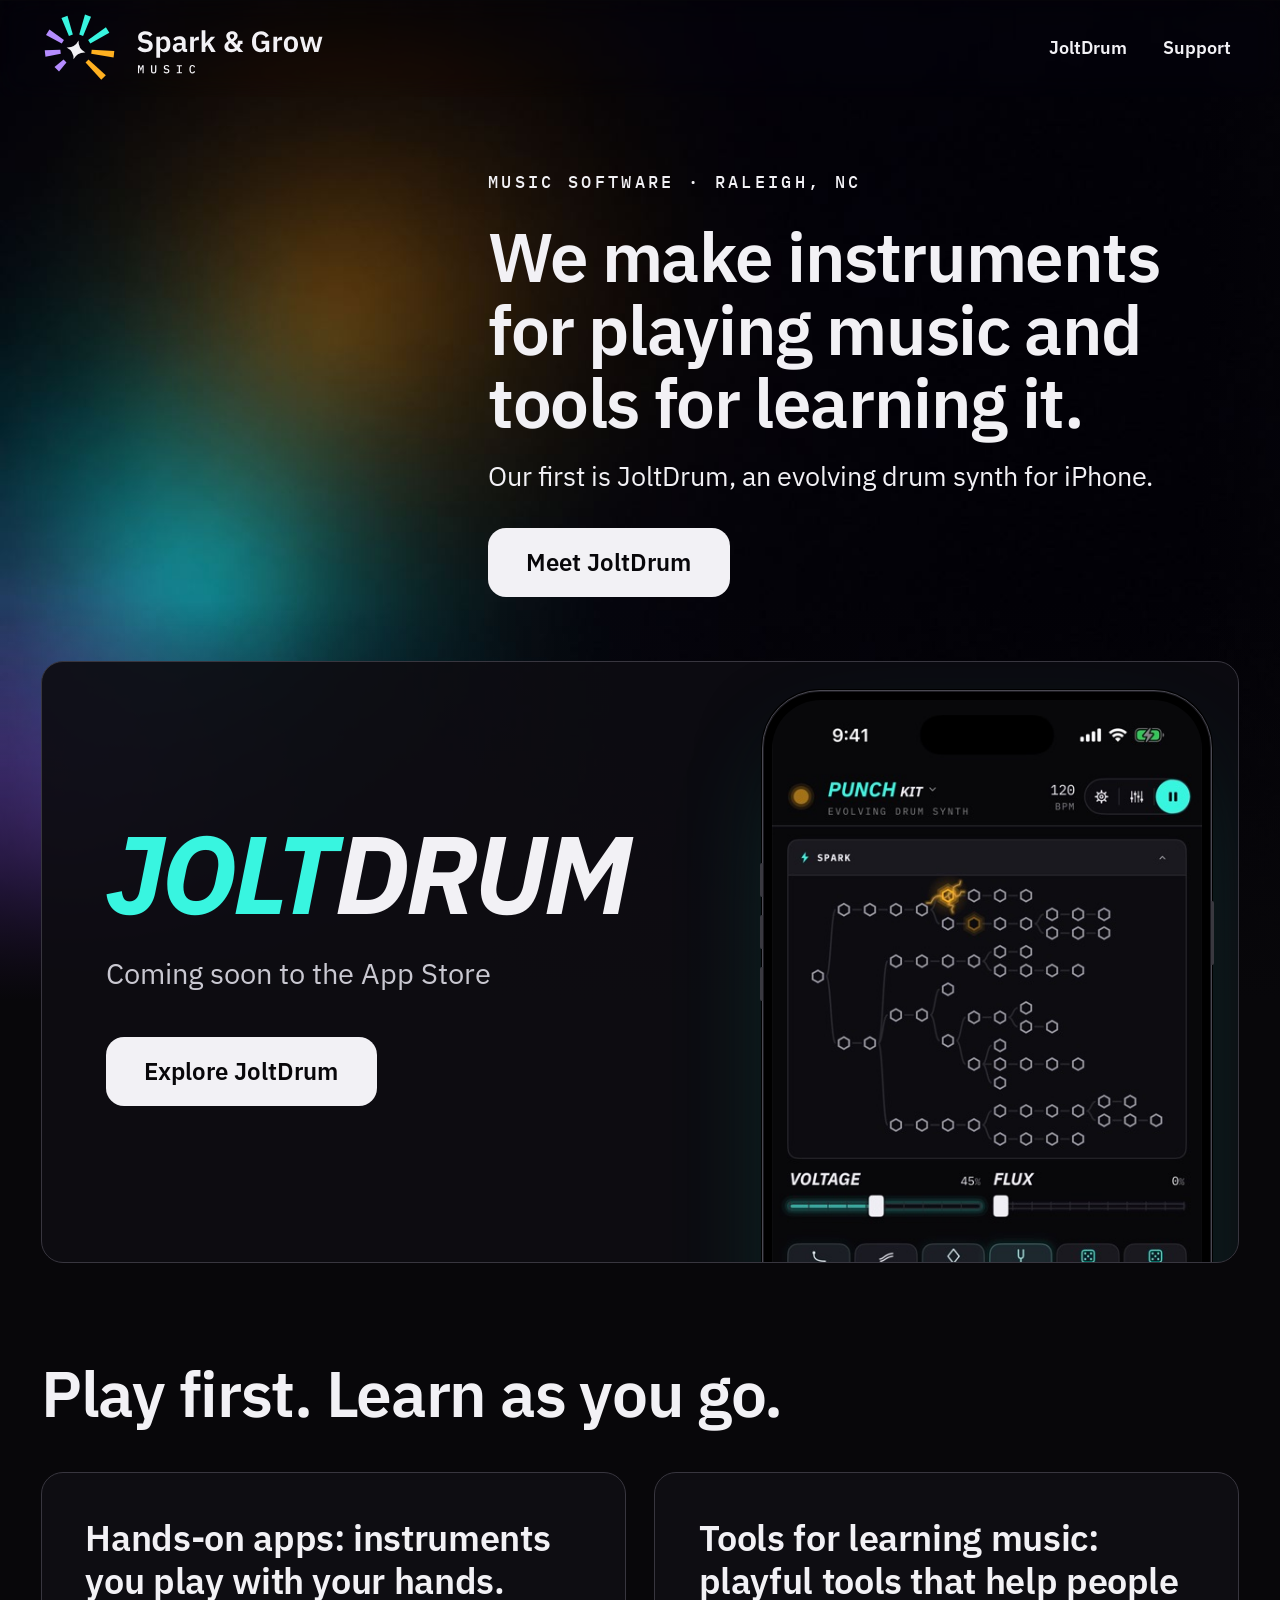
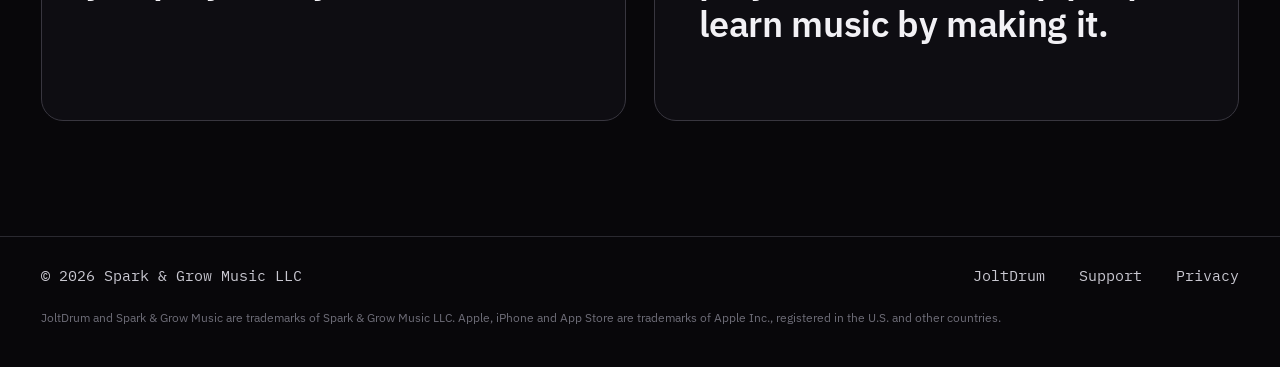
<file: index.html>
<!doctype html>
<html lang="en">
<head>
<meta charset="utf-8">
<meta name="viewport" content="width=device-width, initial-scale=1, viewport-fit=cover">
<title>Spark &amp; Grow Music</title>
<meta name="description" content="Spark &amp; Grow Music makes instruments for playing music and tools for learning it. Our first is JoltDrum, an evolving drum synth for iPhone.">
<link rel="canonical" href="https://sparkandgrowmusic.com/">
<meta name="robots" content="noai, noimageai">
<meta name="theme-color" content="#08070A">
<meta name="color-scheme" content="dark">
<link rel="icon" type="image/svg+xml" href="/assets/icons/sparkgrow.svg?v=2">
<link rel="icon" type="image/png" sizes="32x32" href="/assets/icons/sparkgrow-32.png?v=2">
<link rel="apple-touch-icon" href="/assets/icons/sparkgrow-180.png?v=2">
<meta property="og:type" content="website">
<meta property="og:site_name" content="Spark &amp; Grow Music">
<meta property="og:title" content="Spark &amp; Grow Music">
<meta property="og:description" content="Instruments for playing music and tools for learning it.">
<meta property="og:url" content="https://sparkandgrowmusic.com/">
<meta property="og:image" content="https://sparkandgrowmusic.com/assets/og-sparkgrow.jpg">
<meta property="og:image:width" content="1200">
<meta property="og:image:height" content="630">
<meta property="og:image:alt" content="Spark &amp; Grow Music">
<meta name="twitter:card" content="summary_large_image">
<meta name="twitter:title" content="Spark &amp; Grow Music">
<meta name="twitter:description" content="Instruments for playing music and tools for learning it.">
<meta name="twitter:image" content="https://sparkandgrowmusic.com/assets/og-sparkgrow.jpg">
<link rel="preload" as="image" href="/assets/home/backdrop.jpg" media="(min-width:861px)">
<link rel="stylesheet" href="/assets/site.css">
<script>document.documentElement.classList.add('js')</script>
<script src="/assets/site.js" defer></script>
</head>
<body>
<a class="skip" href="#main">Skip to content</a>

<header class="top">
  <div class="wrap">
    <a class="sg" href="/"><img src="/assets/brand/lockup.svg" width="296" height="76" alt="Spark &amp; Grow Music"></a>
    <nav class="nav" aria-label="Main">
      <a href="/joltdrum/">JoltDrum</a>
      <a href="/joltdrum/support/">Support</a>
    </nav>
  </div>
</header>

<main id="main">
<div class="home-top">
  <section class="wrap hhero" aria-labelledby="h-co">
    <div class="txt">
      <p class="eyebrow">Music software · Raleigh, NC</p>
      <h1 id="h-co">We make instruments for playing music and tools for learning it.</h1>
      <p class="sub">Our first is JoltDrum, an evolving drum synth for iPhone.</p>
      <a class="pill" href="/joltdrum/">Meet JoltDrum</a>
    </div>
  </section>

  <section class="wrap" aria-labelledby="h-jd">
    <div class="jdcard rv">
      <div class="txt">
        <h2 id="h-jd" class="word" aria-label="JoltDrum"><span class="jolt">Jolt</span><span class="drum">Drum</span></h2>
        <p class="soon">Coming soon to the App Store</p>
        <a class="pill" href="/joltdrum/">Explore JoltDrum</a>
      </div>
      <div class="vis">
        <div class="phone"><img src="/assets/shots/home.jpg" width="460" height="1000" loading="lazy" alt="JoltDrum on iPhone"></div>
      </div>
    </div>
  </section>
</div>

<section class="wrap make" aria-labelledby="h-make">
  <h2 id="h-make" class="rv">Play first. Learn as you go.</h2>
  <div class="two">
    <article class="c rv"><p>Hands-on apps: instruments you play with your hands.</p></article>
    <article class="c rv"><p>Tools for learning music: playful tools that help people learn music by making it.</p></article>
  </div>
</section>
</main>

<footer class="foot">
  <div class="wrap">
    <p class="c">© 2026 Spark &amp; Grow Music LLC</p>
    <nav aria-label="Footer">
      <a href="/joltdrum/">JoltDrum</a>
      <a href="/joltdrum/support/">Support</a>
      <a href="/joltdrum/privacy/">Privacy</a>
    </nav>
    <p class="tm">JoltDrum and Spark &amp; Grow Music are trademarks of Spark &amp; Grow Music LLC. Apple, iPhone and App Store are trademarks of Apple Inc., registered in the U.S. and other countries.</p>
  </div>
</footer>
</body>
</html>
</file>
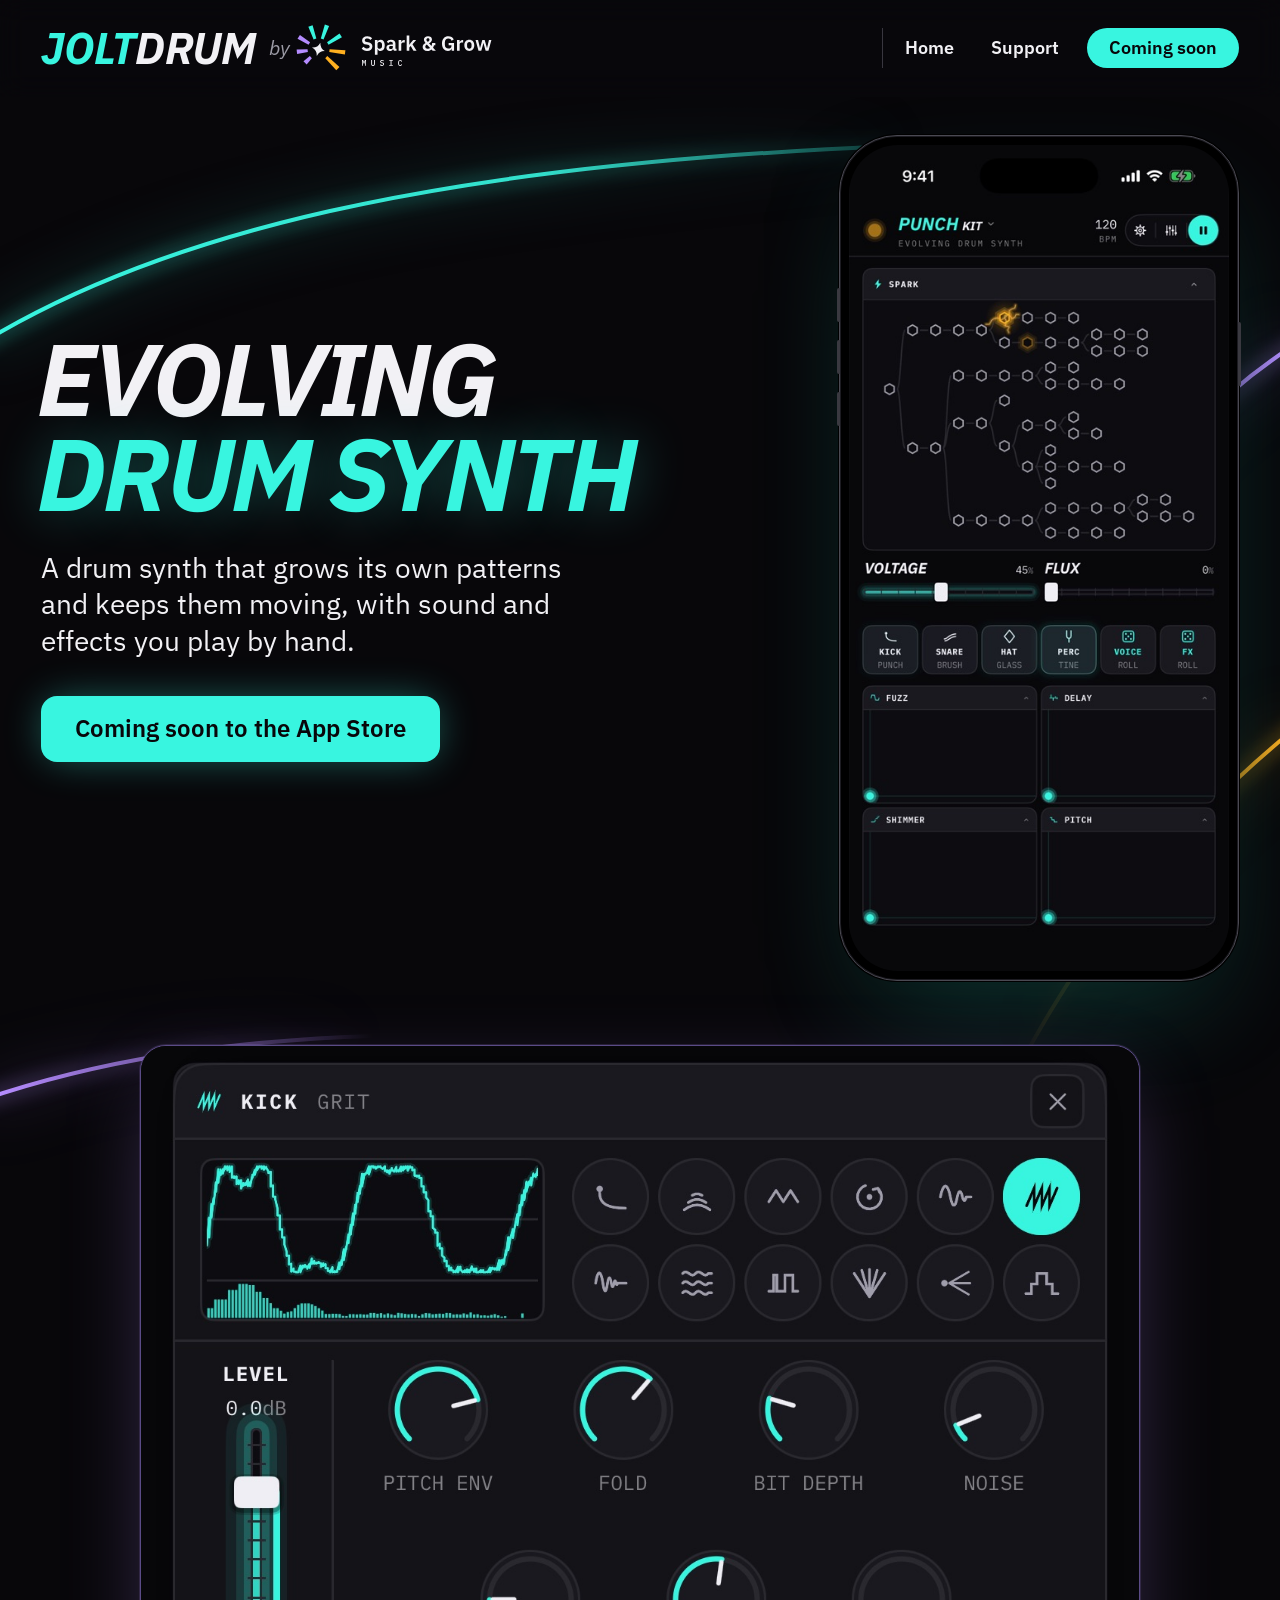
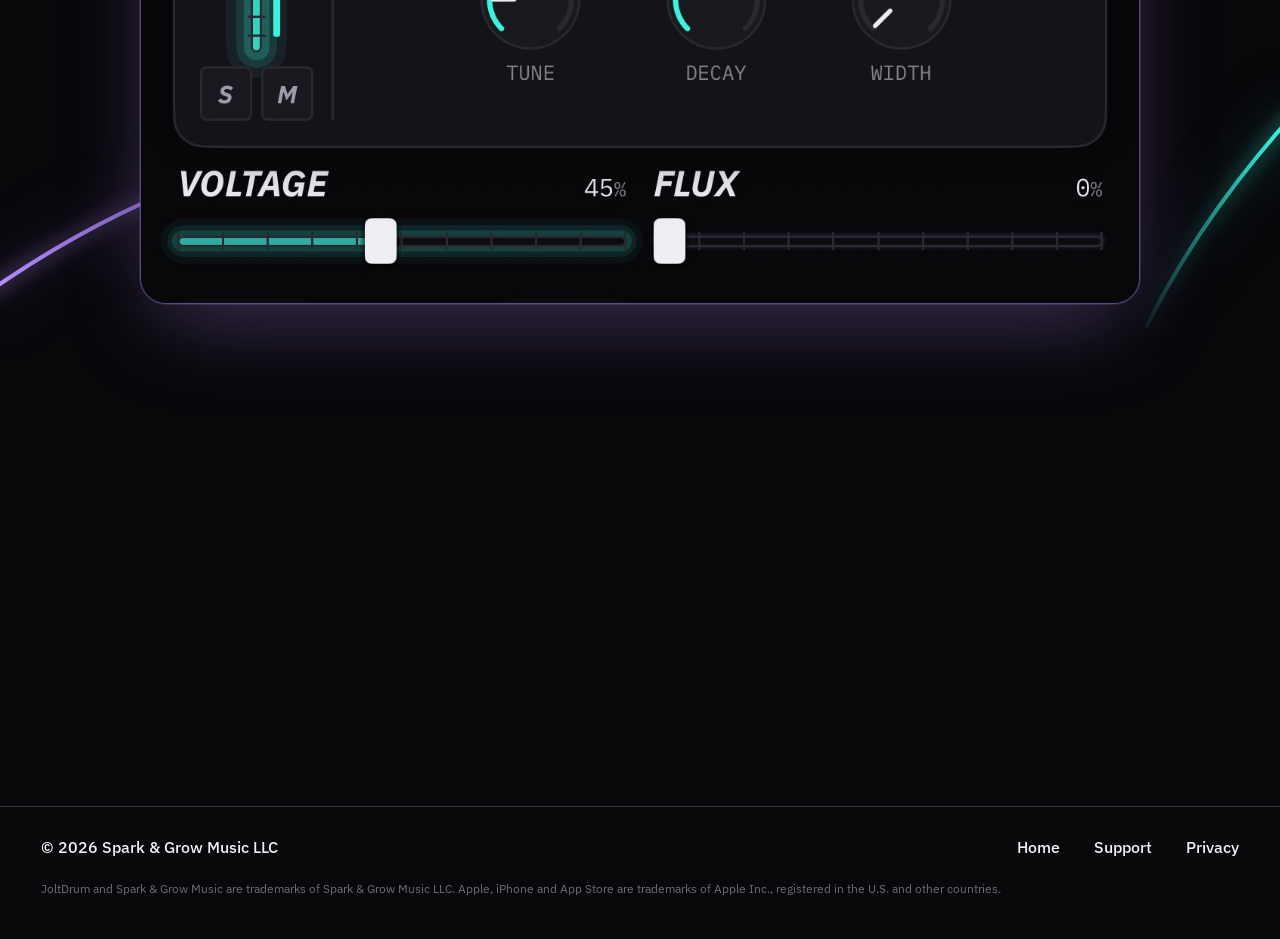
<file: joltdrum/index.html>
<!doctype html>
<html lang="en">
<head>
<meta charset="utf-8">
<meta name="viewport" content="width=device-width, initial-scale=1, viewport-fit=cover">
<title>JoltDrum · Evolving Drum Synth for iPhone</title>
<meta name="description" content="JoltDrum is an evolving drum synth for iPhone. Coming soon to the App Store.">
<meta name="robots" content="noai, noimageai">
<link rel="canonical" href="https://sparkandgrowmusic.com/joltdrum/">
<meta name="theme-color" content="#08070A">
<meta name="color-scheme" content="dark">
<link rel="icon" type="image/png" sizes="32x32" href="/assets/icons/joltdrum-32.png">
<link rel="icon" type="image/png" sizes="192x192" href="/assets/icons/joltdrum-192.png">
<link rel="apple-touch-icon" href="/assets/icons/apple-touch-icon.png">
<meta property="og:type" content="website">
<meta property="og:site_name" content="Spark &amp; Grow Music">
<meta property="og:title" content="JoltDrum · Evolving Drum Synth">
<meta property="og:description" content="A drum synth for iPhone that grows its own patterns and keeps them moving.">
<meta property="og:url" content="https://sparkandgrowmusic.com/joltdrum/">
<meta property="og:image" content="https://sparkandgrowmusic.com/assets/og-joltdrum.jpg">
<meta property="og:image:width" content="1200">
<meta property="og:image:height" content="630">
<meta property="og:image:alt" content="JoltDrum on iPhone">
<meta name="twitter:card" content="summary_large_image">
<meta name="twitter:title" content="JoltDrum · Evolving Drum Synth">
<meta name="twitter:description" content="A drum synth for iPhone that grows its own patterns and keeps them moving.">
<meta name="twitter:image" content="https://sparkandgrowmusic.com/assets/og-joltdrum.jpg">
<link rel="stylesheet" href="/assets/site.css">
<script>document.documentElement.classList.add('js')</script>
<script src="/assets/site.js" defer></script>
</head>
<body class="jd">
<a class="skip" href="#main">Skip to content</a>

<header class="top jdtop">
  <div class="wrap">
    <div class="brand">
      <a class="word" href="/joltdrum/" aria-label="JoltDrum home"><span class="jolt">Jolt</span><span class="drum">Drum</span></a>
      <a class="by" href="/">by <picture><source media="(max-width:560px)" srcset="/assets/brand/symbol.svg"><img src="/assets/brand/lockup.svg" width="296" height="76" alt="Spark &amp; Grow Music"></picture></a>
    </div>
    <div class="right">
      <span class="rule" aria-hidden="true"></span>
      <nav class="nav" aria-label="Main">
        <a class="hide-m" href="/">Home</a>
        <a class="hide-s" href="/joltdrum/support/">Support</a>
        <a class="soon" href="#get">Coming soon</a>
      </nav>
    </div>
  </div>
</header>

<main id="main" class="jdmain">
<svg class="sky" viewBox="0 0 1440 2300" preserveAspectRatio="none" aria-hidden="true" focusable="false"><defs><linearGradient id="g1" gradientUnits="userSpaceOnUse" x1="0" y1="0" x2="1100" y2="0"><stop offset="0" stop-color="#38F5E0"/><stop offset=".55" stop-color="#38F5E0" stop-opacity=".9"/><stop offset="1" stop-color="#38F5E0" stop-opacity="0"/></linearGradient><linearGradient id="g2" gradientUnits="userSpaceOnUse" x1="1440" y1="0" x2="1100" y2="0"><stop offset="0" stop-color="#B58CFF"/><stop offset="1" stop-color="#B58CFF" stop-opacity="0"/></linearGradient><linearGradient id="g3" gradientUnits="userSpaceOnUse" x1="1440" y1="0" x2="1150" y2="0"><stop offset="0" stop-color="#FFB020"/><stop offset="1" stop-color="#FFB020" stop-opacity="0"/></linearGradient><linearGradient id="g4" gradientUnits="userSpaceOnUse" x1="0" y1="0" x2="420" y2="0"><stop offset="0" stop-color="#B58CFF"/><stop offset="1" stop-color="#B58CFF" stop-opacity="0"/></linearGradient><linearGradient id="g5" gradientUnits="userSpaceOnUse" x1="1440" y1="0" x2="1280" y2="0"><stop offset="0" stop-color="#38F5E0"/><stop offset="1" stop-color="#38F5E0" stop-opacity="0"/></linearGradient></defs><path class="t" stroke="url(#g1)" d="M-20 250C180 140 480 70 1000 50"/><path class="v" stroke="url(#g2)" d="M1460 250C1320 330 1200 470 1100 700"/><path class="a" stroke="url(#g3)" d="M1460 640C1350 720 1240 830 1150 980"/><path class="v" stroke="url(#g4)" d="M-20 1830C120 1740 260 1690 420 1660"/><path class="t" stroke="url(#g5)" d="M1460 1640C1400 1700 1340 1770 1290 1860"/><path class="v" stroke="url(#g4)" d="M-20 1020C110 980 250 960 420 955"/></svg>
<section class="wrap jhero" aria-labelledby="h-hero">
  <div>
    <h1 id="h-hero"><span>Evolving</span><span class="k">Drum Synth</span></h1>
    <p class="lead">A drum synth that grows its own patterns and keeps them moving, with sound and effects you play by hand.</p>
    <p class="pill cyan">Coming soon to the App Store</p>
  </div>
  <figure class="phone" style="margin:0">
    <img src="/assets/shots/home.jpg" width="460" height="1000" fetchpriority="high" alt="JoltDrum on iPhone">
  </figure>
</section>

<section class="wrap" aria-label="The sound">
  <figure class="panel rv" style="margin-bottom:0"><img src="/assets/shots/instrument-panel.jpg" width="1320" height="1133" loading="lazy" alt="Shaping a drum sound in JoltDrum"></figure>
  <ul class="feats rv">
    <li><span class="s" aria-hidden="true">/</span><p>One tap starts a beat</p></li>
    <li><span class="s" aria-hidden="true">//</span><p>Shape every sound by hand</p></li>
    <li><span class="s" aria-hidden="true">///</span><p>Patterns that keep evolving</p></li>
  </ul>
</section>

<section class="wrap get rv" id="get" aria-label="Availability">
  <img class="icon" src="/assets/icons/joltdrum-app.jpg" width="180" height="180" loading="lazy" alt="JoltDrum app icon">
  <span class="rule" aria-hidden="true"></span>
  <p class="pill cyan" style="margin:0">Coming soon to the App Store</p>
</section>
</main>

<footer class="foot">
  <div class="wrap">
    <p class="c">© 2026 Spark &amp; Grow Music LLC</p>
    <nav aria-label="Footer">
      <a href="/">Home</a>
      <a href="/joltdrum/support/">Support</a>
      <a href="/joltdrum/privacy/">Privacy</a>
    </nav>
    <p class="tm">JoltDrum and Spark &amp; Grow Music are trademarks of Spark &amp; Grow Music LLC. Apple, iPhone and App Store are trademarks of Apple Inc., registered in the U.S. and other countries.</p>
  </div>
</footer>
</body>
</html>
</file>
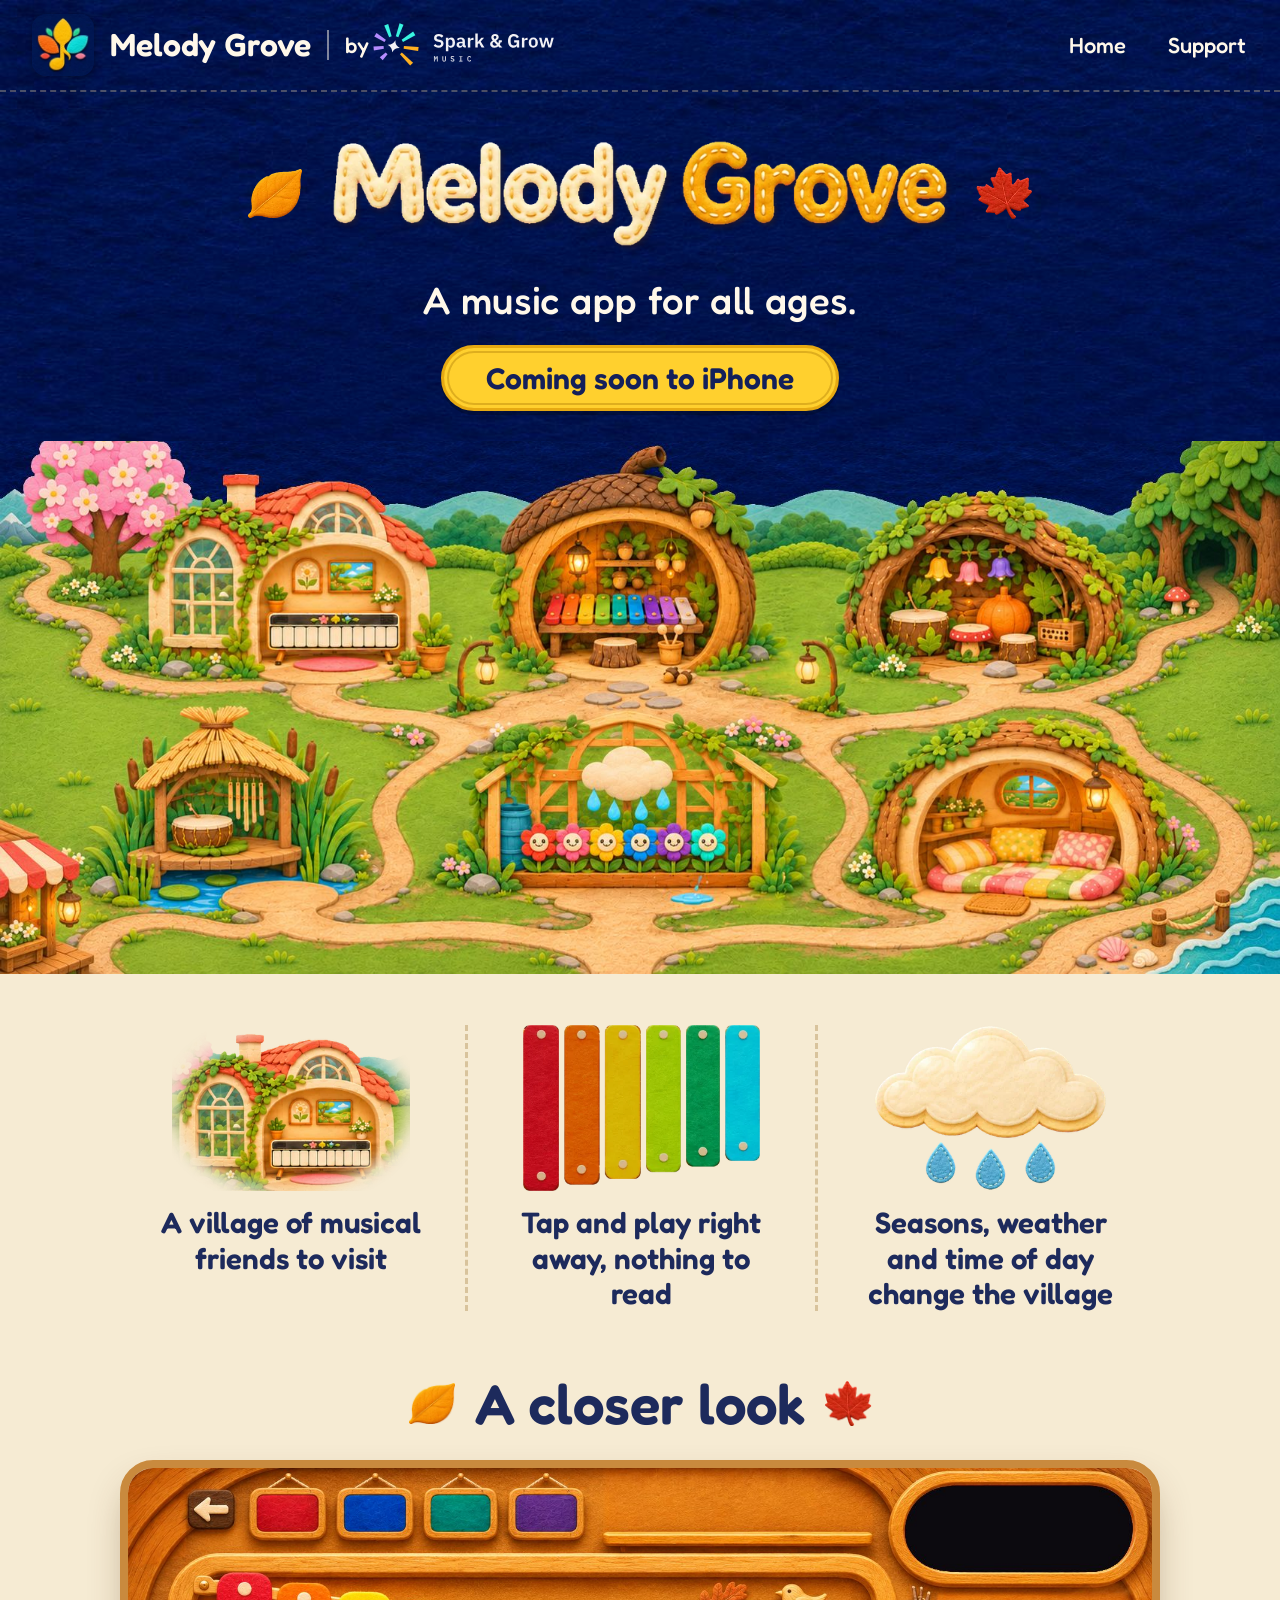
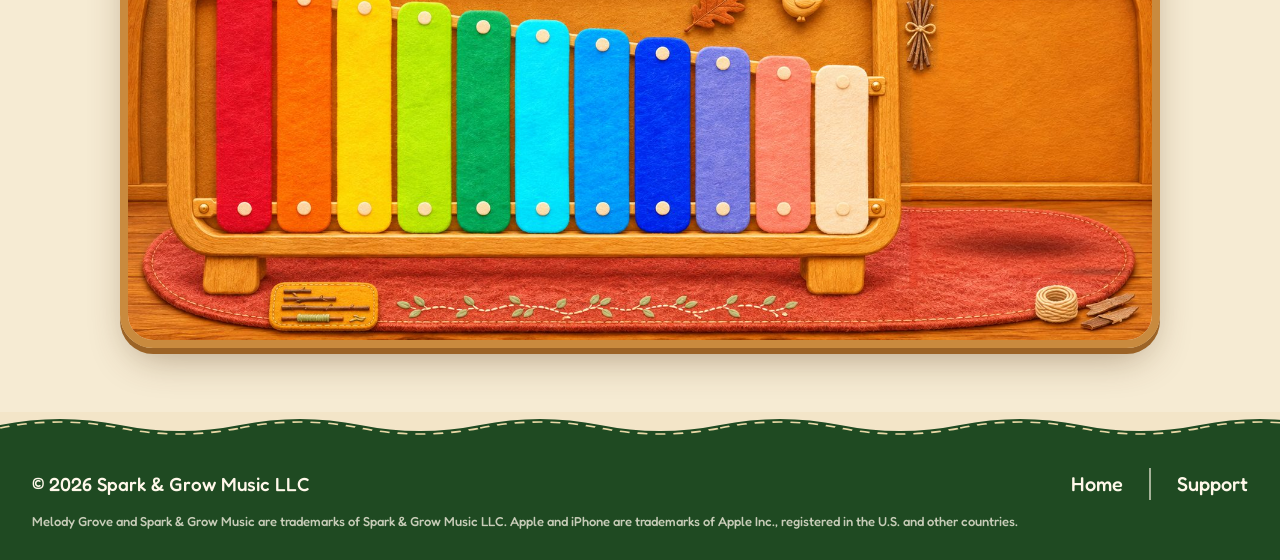
<file: melodygrove/index.html>
<!doctype html>
<html lang="en">
<head>
<meta charset="utf-8">
<meta name="viewport" content="width=device-width, initial-scale=1, viewport-fit=cover">
<title>Melody Grove</title>
<meta name="description" content="A music app for all ages. Coming soon to iPhone.">
<meta name="robots" content="noindex, nofollow">
<meta name="robots" content="noai, noimageai">
<meta name="theme-color" content="#14205A">
<meta name="color-scheme" content="light">
<link rel="icon" type="image/png" sizes="32x32" href="/melodygrove/img/icon-32.png">
<link rel="apple-touch-icon" href="/melodygrove/img/icon-180.png">
<link rel="preconnect" href="https://fonts.googleapis.com">
<link rel="preconnect" href="https://fonts.gstatic.com" crossorigin>
<link rel="stylesheet" href="https://fonts.googleapis.com/css2?family=Fredoka:wght@500;600&display=swap">
<link rel="stylesheet" href="/melodygrove/mg.css">
</head>
<body>
<a class="skip" href="#main">Skip to content</a>

<header class="mtop">
  <div class="wrap">
    <div class="brand">
      <span class="app"><img src="/melodygrove/img/icon-128.webp" width="52" height="52" alt=""><span>Melody Grove</span></span>
      <span class="bar" aria-hidden="true"></span>
      <a class="by" href="/">by <img src="/assets/brand/lockup.svg" width="296" height="76" alt="Spark &amp; Grow Music"></a>
    </div>
    <nav aria-label="Main">
      <a href="/">Home</a>
      <a href="mailto:hello@sparkandgrowmusic.com?subject=Melody%20Grove">Support</a>
    </nav>
  </div>
</header>

<main id="main">
<section class="hero" aria-labelledby="h-mg">
  <div class="band">
    <h1 id="h-mg"><img class="leaf l" src="/melodygrove/img/leaf-gold.webp" width="96" height="86" alt=""><img class="wm" src="/melodygrove/img/melody-grove.webp" width="801" height="164" alt="Melody Grove"><img class="leaf r" src="/melodygrove/img/leaf-red.webp" width="96" height="94" alt=""></h1>
    <p class="tag">A music app for all ages.</p>
    <p class="soon">Coming soon to iPhone</p>
  </div>
  <img class="village" src="/melodygrove/img/village.jpg" srcset="/melodygrove/img/village-s.jpg 900w, /melodygrove/img/village.jpg 1704w" sizes="100vw" width="1704" height="786" fetchpriority="high" alt="The Melody Grove village: little felt houses joined by winding paths">
</section>

<section class="paper" aria-label="About Melody Grove">
  <ul class="feats">
    <li><img src="/melodygrove/img/friends.webp" width="360" height="252" loading="lazy" alt=""><p>A village of musical friends to visit</p></li>
    <li><img src="/melodygrove/img/play.webp" width="380" height="266" loading="lazy" alt=""><p>Tap and play right away, nothing to read</p></li>
    <li><img src="/melodygrove/img/seasons.webp" width="360" height="257" loading="lazy" alt=""><p>Seasons, weather and time of day change the village</p></li>
  </ul>

  <h2 id="h-look"><img class="leaf" src="/melodygrove/img/leaf-gold.webp" width="96" height="86" alt="">A closer look<img class="leaf r" src="/melodygrove/img/leaf-red.webp" width="96" height="94" alt=""></h2>
  <figure class="look"><img src="/melodygrove/img/closer.jpg" srcset="/melodygrove/img/closer-s.jpg 900w, /melodygrove/img/closer.jpg 1704w" sizes="(min-width:1100px) 1000px, 92vw" width="1704" height="786" loading="lazy" alt="Inside a Melody Grove house: a rainbow felt xylophone ready to play"></figure>
</section>
</main>

<footer class="mfoot">
  <div class="wrap">
    <p>© 2026 Spark &amp; Grow Music LLC</p>
    <nav aria-label="Footer">
      <a href="/">Home</a>
      <a href="mailto:hello@sparkandgrowmusic.com?subject=Melody%20Grove">Support</a>
    </nav>
    <p class="tm">Melody Grove and Spark &amp; Grow Music are trademarks of Spark &amp; Grow Music LLC. Apple and iPhone are trademarks of Apple Inc., registered in the U.S. and other countries.</p>
  </div>
</footer>
</body>
</html>
</file>
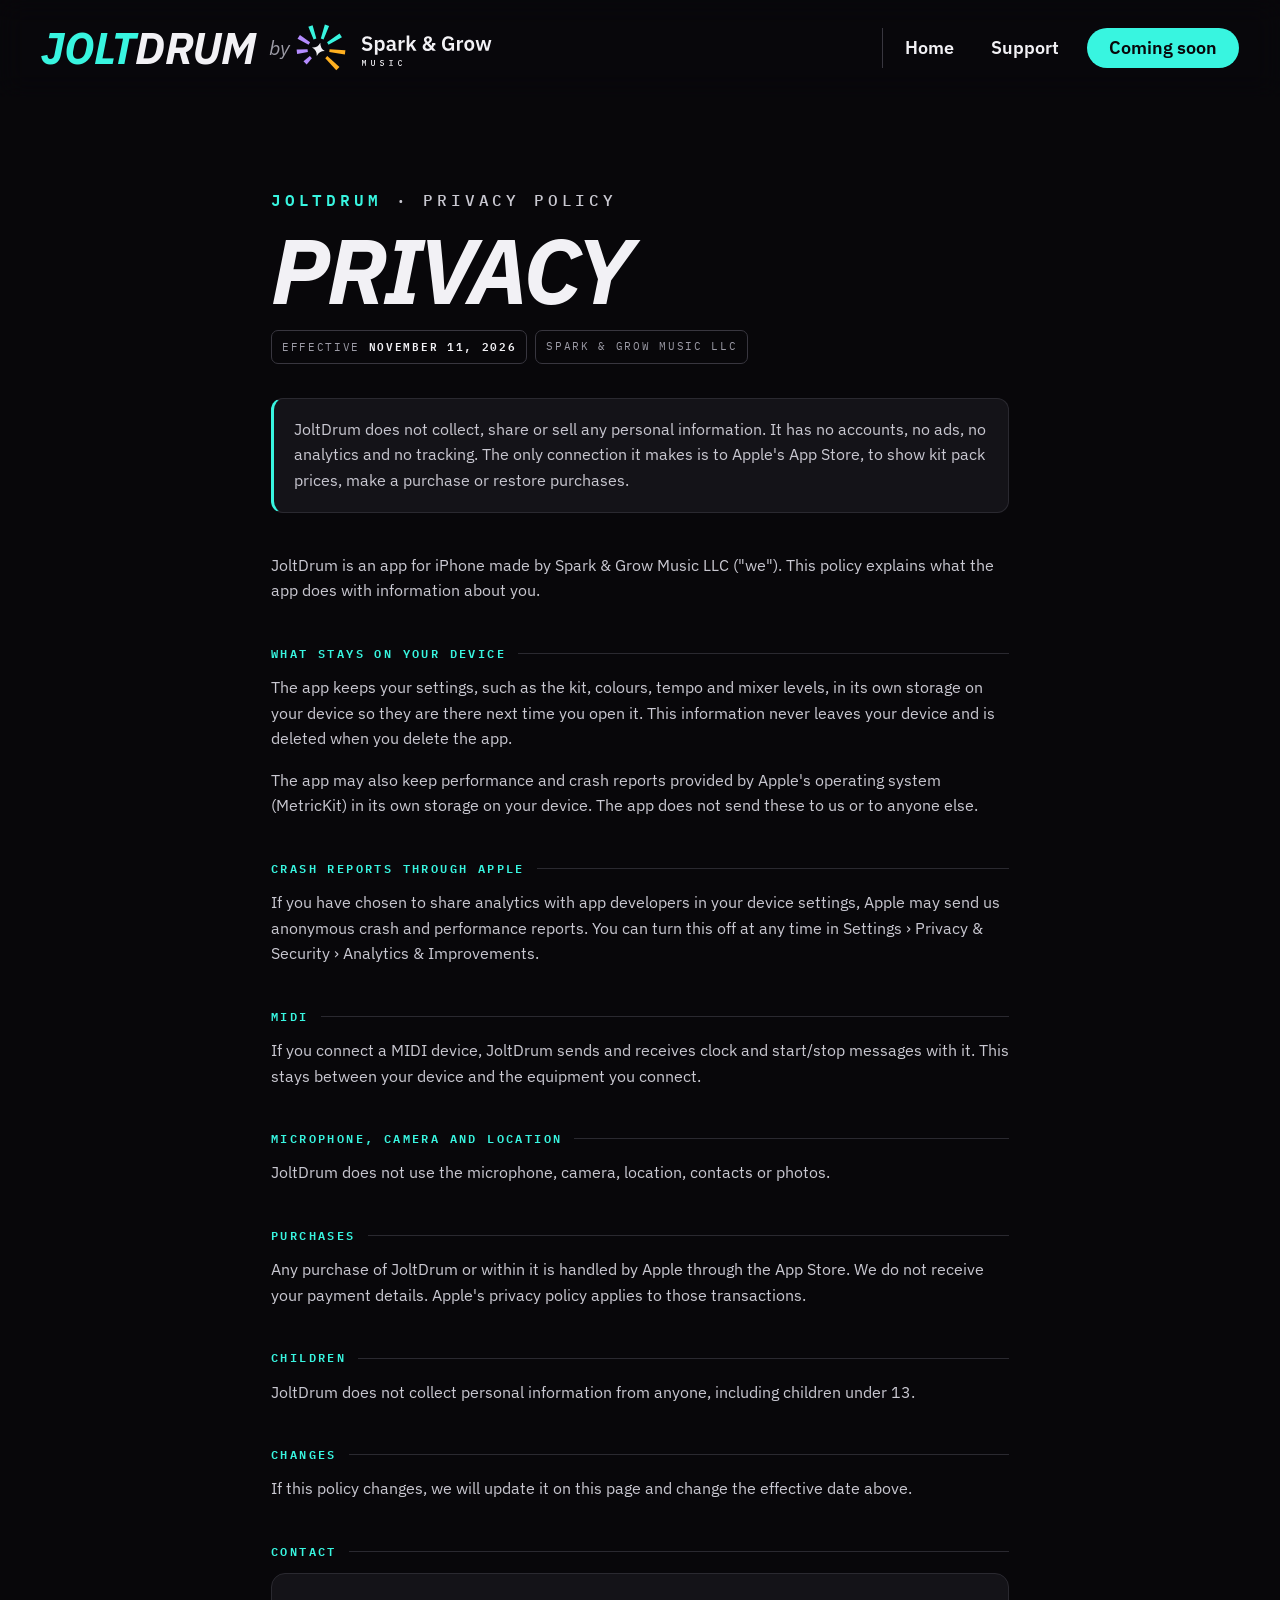
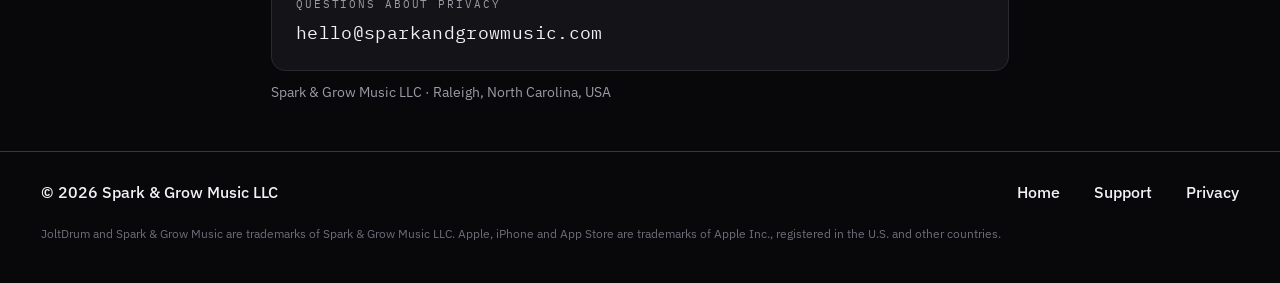
<file: joltdrum/privacy/index.html>
<!doctype html>
<html lang="en">
<head>
<meta charset="utf-8">
<meta name="viewport" content="width=device-width, initial-scale=1, viewport-fit=cover">
<title>JoltDrum Privacy Policy · Spark &amp; Grow Music</title>
<meta name="description" content="JoltDrum does not collect, share or sell any personal information. No accounts, no ads, no analytics and no tracking.">
<link rel="canonical" href="https://sparkandgrowmusic.com/joltdrum/privacy/">
<meta name="robots" content="noai, noimageai">
<meta name="theme-color" content="#08070A">
<meta name="color-scheme" content="dark">
<link rel="icon" type="image/png" sizes="32x32" href="/assets/icons/joltdrum-32.png">
<link rel="apple-touch-icon" href="/assets/icons/apple-touch-icon.png">
<meta property="og:type" content="website">
<meta property="og:site_name" content="Spark &amp; Grow Music">
<meta property="og:title" content="JoltDrum Privacy Policy">
<meta property="og:description" content="JoltDrum collects no data. No accounts, no ads, no analytics, no tracking.">
<meta property="og:url" content="https://sparkandgrowmusic.com/joltdrum/privacy/">
<meta property="og:image" content="https://sparkandgrowmusic.com/assets/og-joltdrum.jpg">
<meta name="twitter:card" content="summary_large_image">
<link rel="stylesheet" href="/assets/site.css">
<script>document.documentElement.classList.add('js')</script>
<script src="/assets/site.js" defer></script>
</head>
<body class="jd">
<a class="skip" href="#main">Skip to content</a>
<header class="top jdtop">
  <div class="wrap">
    <div class="brand">
      <a class="word" href="/joltdrum/" aria-label="JoltDrum home"><span class="jolt">Jolt</span><span class="drum">Drum</span></a>
      <a class="by" href="/">by <picture><source media="(max-width:560px)" srcset="/assets/brand/symbol.svg"><img src="/assets/brand/lockup.svg" width="296" height="76" alt="Spark &amp; Grow Music"></picture></a>
    </div>
    <div class="right">
      <span class="rule" aria-hidden="true"></span>
      <nav class="nav" aria-label="Main">
        <a class="hide-m" href="/">Home</a>
        <a class="hide-s" href="/joltdrum/support/">Support</a>
        <a class="soon" href="#get">Coming soon</a>
      </nav>
    </div>
  </div>
</header>

<main id="main" class="doc">
  <p class="eyebrow"><b>JoltDrum</b> · Privacy policy</p>
  <h1>Privacy</h1>
  <div class="meta"><span>Effective <b>November 11, 2026</b></span><span>Spark &amp; Grow Music LLC</span></div>

  <div class="short">
    <p>JoltDrum does not collect, share or sell any personal information. It has no accounts, no ads, no analytics and no tracking. The only connection it makes is to Apple's App Store, to show kit pack prices, make a purchase or restore purchases.</p>
  </div>

  <p>JoltDrum is an app for iPhone made by Spark &amp; Grow Music LLC ("we"). This policy explains what the app does with information about you.</p>

  <h2>What stays on your device</h2>
  <p>The app keeps your settings, such as the kit, colours, tempo and mixer levels, in its own storage on your device so they are there next time you open it. This information never leaves your device and is deleted when you delete the app.</p>
  <p>The app may also keep performance and crash reports provided by Apple's operating system (MetricKit) in its own storage on your device. The app does not send these to us or to anyone else.</p>

  <h2>Crash reports through Apple</h2>
  <p>If you have chosen to share analytics with app developers in your device settings, Apple may send us anonymous crash and performance reports. You can turn this off at any time in Settings › Privacy &amp; Security › Analytics &amp; Improvements.</p>

  <h2>MIDI</h2>
  <p>If you connect a MIDI device, JoltDrum sends and receives clock and start/stop messages with it. This stays between your device and the equipment you connect.</p>

  <h2>Microphone, camera and location</h2>
  <p>JoltDrum does not use the microphone, camera, location, contacts or photos.</p>

  <h2>Purchases</h2>
  <p>Any purchase of JoltDrum or within it is handled by Apple through the App Store. We do not receive your payment details. Apple's privacy policy applies to those transactions.</p>

  <h2>Children</h2>
  <p>JoltDrum does not collect personal information from anyone, including children under 13.</p>

  <h2>Changes</h2>
  <p>If this policy changes, we will update it on this page and change the effective date above.</p>

  <h2>Contact</h2>
  <div class="contact">
    <div>
      <div class="lbl">Questions about privacy</div>
      <span class="addr">hello@sparkandgrowmusic.com</span>
    </div>
  </div>
  <p style="font-size:14px; color:var(--dim)">Spark &amp; Grow Music LLC · Raleigh, North Carolina, USA</p>
</main>

<footer class="foot">
  <div class="wrap">
    <p class="c">© 2026 Spark &amp; Grow Music LLC</p>
    <nav aria-label="Footer">
      <a href="/">Home</a>
      <a href="/joltdrum/support/">Support</a>
      <a href="/joltdrum/privacy/">Privacy</a>
    </nav>
    <p class="tm">JoltDrum and Spark &amp; Grow Music are trademarks of Spark &amp; Grow Music LLC. Apple, iPhone and App Store are trademarks of Apple Inc., registered in the U.S. and other countries.</p>
  </div>
</footer>
</body>
</html>
</file>
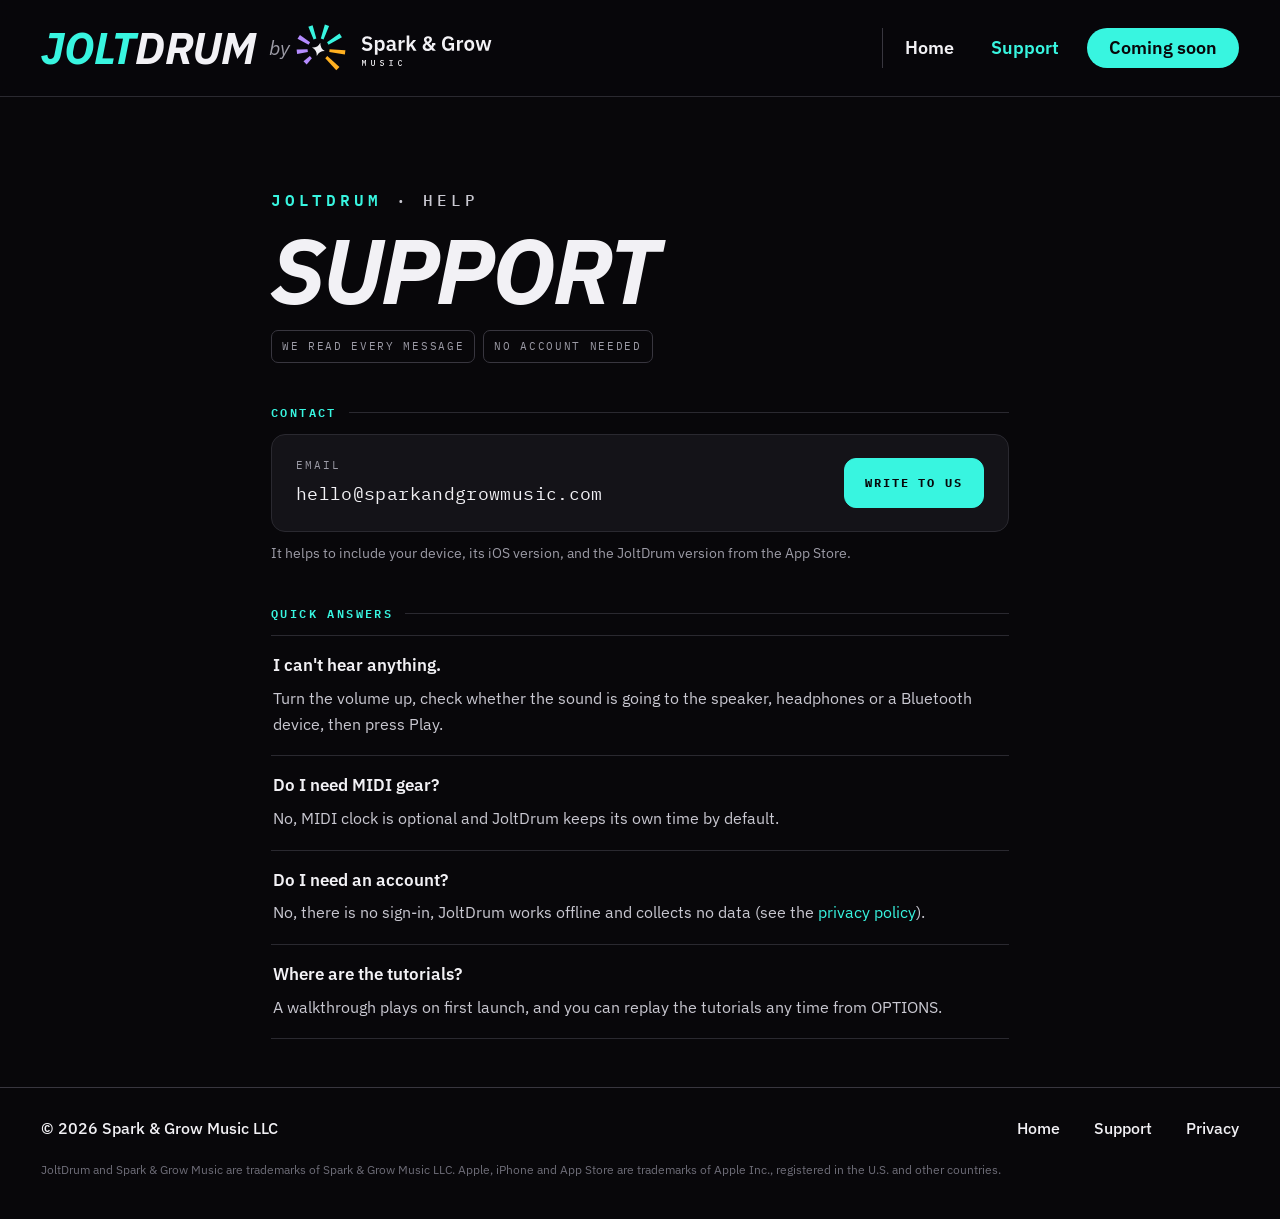
<file: joltdrum/support/index.html>
<!doctype html>
<html lang="en">
<head>
<meta charset="utf-8">
<meta name="viewport" content="width=device-width, initial-scale=1, viewport-fit=cover">
<title>JoltDrum Support · Spark &amp; Grow Music</title>
<meta name="description" content="Help with JoltDrum: contact and quick answers.">
<link rel="canonical" href="https://sparkandgrowmusic.com/joltdrum/support/">
<meta name="robots" content="noai, noimageai">
<meta name="theme-color" content="#08070A">
<meta name="color-scheme" content="dark">
<link rel="icon" type="image/png" sizes="32x32" href="/assets/icons/joltdrum-32.png">
<link rel="apple-touch-icon" href="/assets/icons/apple-touch-icon.png">
<meta property="og:type" content="website">
<meta property="og:site_name" content="Spark &amp; Grow Music">
<meta property="og:title" content="JoltDrum Support">
<meta property="og:description" content="Contact and quick answers for JoltDrum.">
<meta property="og:url" content="https://sparkandgrowmusic.com/joltdrum/support/">
<meta property="og:image" content="https://sparkandgrowmusic.com/assets/og-joltdrum.jpg">
<meta name="twitter:card" content="summary_large_image">
<link rel="stylesheet" href="/assets/site.css">
<script>document.documentElement.classList.add('js')</script>
<script src="/assets/site.js" defer></script>
</head>
<body class="jd">
<a class="skip" href="#main">Skip to content</a>
<header class="top jdtop">
  <div class="wrap">
    <div class="brand">
      <a class="word" href="/joltdrum/" aria-label="JoltDrum home"><span class="jolt">Jolt</span><span class="drum">Drum</span></a>
      <a class="by" href="/">by <picture><source media="(max-width:560px)" srcset="/assets/brand/symbol.svg"><img src="/assets/brand/lockup.svg" width="296" height="76" alt="Spark &amp; Grow Music"></picture></a>
    </div>
    <div class="right">
      <span class="rule" aria-hidden="true"></span>
      <nav class="nav" aria-label="Main">
        <a class="hide-m" href="/">Home</a>
        <a class="hide-s" href="/joltdrum/support/" aria-current="page">Support</a>
        <a class="soon" href="#get">Coming soon</a>
      </nav>
    </div>
  </div>
</header>

<main id="main" class="doc">
  <p class="eyebrow"><b>JoltDrum</b> · Help</p>
  <h1>Support</h1>
  <div class="meta"><span>We read every message</span><span>No account needed</span></div>

  <h2>Contact</h2>
  <div class="contact">
    <div>
      <div class="lbl">Email</div>
      <span class="addr">hello@sparkandgrowmusic.com</span>
    </div>
    <a class="btn primary" href="mailto:hello@sparkandgrowmusic.com?subject=JoltDrum">Write to us</a>
  </div>
  <p style="font-size:14px; color:var(--dim)">It helps to include your device, its iOS version, and the JoltDrum version from the App Store.</p>

  <h2>Quick answers</h2>
  <div class="faq">
    <div class="q"><h3>I can't hear anything.</h3><div class="a"><p>Turn the volume up, check whether the sound is going to the speaker, headphones or a Bluetooth device, then press Play.</p></div></div>
    <div class="q"><h3>Do I need MIDI gear?</h3><div class="a"><p>No, MIDI clock is optional and JoltDrum keeps its own time by default.</p></div></div>
    <div class="q"><h3>Do I need an account?</h3><div class="a"><p>No, there is no sign-in, JoltDrum works offline and collects no data (see the <a href="/joltdrum/privacy/">privacy policy</a>).</p></div></div>
    <div class="q"><h3>Where are the tutorials?</h3><div class="a"><p>A walkthrough plays on first launch, and you can replay the tutorials any time from OPTIONS.</p></div></div>
  </div>
</main>

<footer class="foot">
  <div class="wrap">
    <p class="c">© 2026 Spark &amp; Grow Music LLC</p>
    <nav aria-label="Footer">
      <a href="/">Home</a>
      <a href="/joltdrum/support/">Support</a>
      <a href="/joltdrum/privacy/">Privacy</a>
    </nav>
    <p class="tm">JoltDrum and Spark &amp; Grow Music are trademarks of Spark &amp; Grow Music LLC. Apple, iPhone and App Store are trademarks of Apple Inc., registered in the U.S. and other countries.</p>
  </div>
</footer>
</body>
</html>
</file>
<file: assets/site.css>
@import url('https://fonts.googleapis.com/css2?family=IBM+Plex+Mono:wght@400;500;600&family=IBM+Plex+Sans:ital,wght@0,400;0,500;0,600;0,700;1,400;1,700&display=swap');:root{color-scheme:dark;--ground:#08070A;--panel:#141318;--card:#0E0D12;--key:#1B1A20;--line:#2A2930;--line2:#38363F;--kit:#38F5E0;--flux:#B58CFF;--path:#FFB020;--text:#F2F1F5;--body:#C9C8D1;--dim:#9C9BA6;--faint:#6E6D78;--sans:"IBM Plex Sans",-apple-system,system-ui,"Segoe UI",Roboto,"Helvetica Neue",Arial,sans-serif;--display:var(--sans);--mono:"IBM Plex Mono",ui-monospace,Menlo,Consolas,"Liberation Mono",monospace;--wrap:1400px;--gut:clamp(16px,3.2vw,46px);--r:14px}:root:not([data-theme="light"]),:root[data-theme="dark"]{color-scheme:dark}@media (prefers-color-scheme:dark){:root:not([data-theme="light"]){color-scheme:dark}}*,*::before,*::after{box-sizing:border-box}html{-webkit-text-size-adjust:100%;text-size-adjust:100%;scroll-behavior:smooth}@media (prefers-reduced-motion:reduce){html{scroll-behavior:auto}}body{margin:0;background:var(--ground);color:var(--body);font:16px/1.6 var(--sans);-webkit-font-smoothing:antialiased;-moz-osx-font-smoothing:grayscale;overflow-x:hidden;overflow-x:clip}img,svg,canvas{display:block;max-width:100%}a{color:var(--kit);text-decoration:none}a:hover{text-decoration:underline;text-underline-offset:3px;text-decoration-thickness:1px}p{margin:0 0 1em}b,strong{color:var(--text);font-weight:600}h1,h2,h3{margin:0;color:var(--text)}:focus{outline:none}:focus-visible{outline:2px solid var(--kit);outline-offset:3px;border-radius:6px}::selection{background:var(--kit);color:var(--ground)}.skip{position:absolute;left:12px;top:-60px;z-index:100;background:var(--kit);color:var(--ground);font:700 12px/1 var(--mono);letter-spacing:.12em;text-transform:uppercase;padding:12px 14px;border-radius:8px}.skip:focus{top:12px;text-decoration:none}.wrap{max-width:var(--wrap);margin:0 auto;padding:0 var(--gut)}.eyebrow,.cap{font-family:var(--mono);text-transform:uppercase}.eyebrow{font-size:11px;letter-spacing:.24em;color:var(--dim);font-weight:500}.eyebrow b{color:var(--kit);font-weight:600}.lead{font-size:clamp(17px,1.6vw,20px);line-height:1.55;color:var(--body);max-width:34em}.k{color:var(--kit)}.top{position:sticky;top:0;z-index:50;background:rgba(8,7,10,0);-webkit-backdrop-filter:saturate(140%) blur(14px);backdrop-filter:saturate(140%) blur(14px);border-bottom:1px solid transparent;transition:border-color .2s}.top.scrolled{border-bottom-color:var(--line);background:rgba(8,7,10,.8)}.top{transition:border-color .2s,background-color .2s}.top .wrap{display:flex;align-items:center;justify-content:space-between;gap:16px;height:96px}.word{display:inline-flex;align-items:baseline;font-family:var(--display);font-style:italic;font-weight:900;letter-spacing:-.02em;line-height:1;white-space:nowrap;text-transform:uppercase}.word .jolt{color:var(--kit)}.word .drum{color:var(--text)}.nav{display:flex;align-items:center;gap:clamp(4px,1.6vw,22px)}.nav a{font:600 18px/1 var(--sans);color:var(--text);padding:10px 8px;border-radius:10px;white-space:nowrap}.nav a:hover{text-decoration:none;color:var(--kit)}.nav a[aria-current="page"]{color:var(--kit)}.nav .soon{background:var(--kit);color:var(--ground);padding:11px 22px;border-radius:999px}.nav .soon:hover{color:var(--ground);filter:brightness(1.08)}.sg{display:inline-flex;align-items:center;flex:0 0 auto}.sg img{height:74px;width:auto}.jdtop .brand{display:flex;align-items:center;gap:14px;min-width:0;color:var(--text)}.jdtop .brand:hover{text-decoration:none}.jdtop .word{font-size:44px}.jdtop .by{display:flex;align-items:center;gap:4px;font:italic 400 20px/1 var(--sans);color:var(--dim)}.jdtop .by:hover{text-decoration:none}.jdtop .by img{height:52px;width:auto}.jdtop .rule{width:1px;height:40px;background:var(--line2);margin:0 6px}.jdtop .right{display:flex;align-items:center;gap:8px}@media (max-width:1000px){.jdtop .rule,.jdtop .nav .hide-s{display:none}.jdtop .word{font-size:34px}.jdtop .by img{height:42px}}@media (max-width:560px){.jdtop .word{font-size:24px}.jdtop .brand{gap:6px}.jdtop .by{font-size:14px;gap:0}.jdtop .by img{height:26px;width:26px}.jdtop .nav .hide-m{display:none}.nav a{font-size:16px;padding:10px 6px}.nav .soon{padding:10px 14px;font-size:14px}.sg img{height:44px}.top .wrap{height:68px}}@media (max-width:360px){.jdtop .by{display:none}}.btns{display:flex;flex-wrap:wrap;gap:12px;align-items:center}.btn{display:inline-flex;align-items:center;gap:10px;height:50px;padding:0 20px;border-radius:12px;font-family:var(--mono);font-size:12px;font-weight:700;letter-spacing:.16em;text-transform:uppercase;border:1px solid var(--line2);background:var(--key);color:var(--text);cursor:pointer;white-space:nowrap}.btn:hover{text-decoration:none;border-color:var(--dim)}.btn.primary{background:var(--kit);border-color:var(--kit);color:var(--ground)}.btn.primary:hover{filter:brightness(1.07)}.pill{display:inline-flex;align-items:center;justify-content:center;min-height:clamp(54px,5.4vw,72px);padding:12px clamp(28px,3vw,46px);border-radius:18px;background:var(--text);color:var(--ground);font:600 clamp(19px,1.9vw,26px)/1.2 var(--sans);text-align:center}.pill:hover{text-decoration:none;background:#fff}.pill.cyan{background:var(--kit);color:var(--ground);border-radius:16px;font-size:clamp(18px,2vw,24px);min-height:66px;padding:14px 34px;box-shadow:0 0 40px -6px rgba(56,245,224,.45)}.phone{position:relative;padding:9px;border-radius:58px;background:#000;border:1px solid #4a4952;box-shadow:0 0 0 1px #000,inset 0 0 0 1px #1c1b21,0 50px 120px -30px rgba(56,245,224,.22),0 30px 80px -20px rgba(0,0,0,.9)}.phone img{border-radius:49px;width:100%;height:auto;background:var(--panel)}.phone::before{content:"";position:absolute;right:-3px;top:22%;width:3px;height:64px;border-radius:0 2px 2px 0;background:#3a3940}.phone::after{content:"";position:absolute;left:-3px;top:18%;width:3px;height:34px;border-radius:2px 0 0 2px;background:#3a3940;box-shadow:0 52px 0 #3a3940,0 104px 0 #3a3940}@media (max-width:520px){.phone{border-radius:46px;padding:7px}.phone img{border-radius:39px}}section{position:relative}.foot{margin-top:clamp(72px,9vw,120px);border-top:1px solid var(--line);padding:28px 0 40px}.foot .wrap{display:flex;flex-wrap:wrap;gap:14px 28px;align-items:center;justify-content:space-between}.foot .c{margin:0;font:400 15px/1.5 var(--mono);color:var(--body)}.foot nav{display:flex;flex-wrap:wrap;gap:6px 34px}.foot nav a{font:400 15px/1.5 var(--mono);color:var(--body)}.foot nav a:hover{color:var(--kit)}.foot .tm{flex-basis:100%;margin:6px 0 0;font-size:12px;line-height:1.6;color:var(--faint)}.jd .foot{border-top-color:var(--line2);margin-top:clamp(24px,4vw,48px)}.jd .foot .c,.jd .foot nav a{font:500 16px/1.5 var(--sans);color:var(--text)}.home-top{position:relative;isolation:isolate;background:linear-gradient(180deg,rgba(8,7,10,0) 60%,var(--ground)) left top/1500px 1000px no-repeat,linear-gradient(90deg,rgba(8,7,10,0) 80%,var(--ground)) left top/1500px 1000px no-repeat,url(/assets/home/backdrop.jpg) left top/1500px 1000px no-repeat,var(--ground);margin-top:-96px;padding-top:96px}.hhero{display:grid;grid-template-columns:minmax(0,1fr) minmax(0,1.68fr);padding-top:clamp(40px,6vw,72px);padding-bottom:clamp(40px,5vw,64px)}.hhero .txt{grid-column:2}.hhero .eyebrow{font-size:clamp(13px,1.3vw,19px);letter-spacing:.2em;color:var(--text);margin:0 0 24px}.hhero h1{font:600 clamp(40px,5.4vw,78px)/1.06 var(--sans);letter-spacing:-.02em;margin:0 0 20px}.hhero .sub{font-size:clamp(18px,2.1vw,31px);line-height:1.3;color:var(--text);margin:0 0 34px}@media (max-width:860px){.home-top{margin-top:-68px;padding-top:68px;background:linear-gradient(180deg,rgba(8,7,10,0) 55%,var(--ground)) left top/100% 560px no-repeat,url(/assets/home/backdrop-s.jpg) 0 0/auto 560px no-repeat,var(--ground)}.hhero{grid-template-columns:minmax(0,1fr);padding-top:clamp(120px,36vw,200px)}.hhero .txt{grid-column:1}}.jdcard{display:grid;grid-template-columns:minmax(0,1.1fr) minmax(0,.9fr);height:clamp(420px,47vw,680px);overflow:hidden;border:1px solid var(--line2);border-radius:22px;background:rgba(14,13,18,.92)}.jdcard .txt{align-self:center;padding:clamp(28px,5vw,72px)}.jdcard .word{font-size:clamp(54px,8.6vw,124px);letter-spacing:-.035em;display:block;margin-bottom:22px}.jdcard .soon{font-size:clamp(19px,2.3vw,33px);color:var(--body);margin:0 0 40px}.jdcard .vis{position:relative}.jdcard .phone{position:absolute;left:50%;top:28px;width:min(84%,450px);transform:translateX(-46%)}@media (max-width:860px){.jdcard{grid-template-columns:minmax(0,1fr);height:auto}.jdcard .vis{height:clamp(300px,82vw,460px);overflow:hidden}.jdcard .phone{width:min(76%,320px)}}.make{padding-top:clamp(64px,8vw,96px)}.make h2{font:600 clamp(36px,5vw,72px)/1.08 var(--sans);letter-spacing:-.02em;margin:0 0 clamp(28px,3.4vw,44px)}.make .two{display:grid;grid-template-columns:repeat(2,minmax(0,1fr));gap:clamp(14px,2.2vw,28px)}.make .c{border:1px solid var(--line2);border-radius:22px;background:var(--card);padding:clamp(26px,3.4vw,48px);min-height:clamp(180px,19.5vw,280px)}.make .c p{margin:0;font:600 clamp(22px,2.8vw,40px)/1.2 var(--sans);color:var(--text);letter-spacing:-.01em;max-width:16em}@media (max-width:760px){.make .two{grid-template-columns:minmax(0,1fr)}.make .c{min-height:0}}.jd{background:var(--ground)}.jd .sky{position:absolute;left:0;top:0;width:100%;height:100%;z-index:-1;pointer-events:none;overflow:visible}.jd .sky path{fill:none;stroke-width:4;stroke-linecap:round;vector-effect:non-scaling-stroke}.jd .sky .t{filter:drop-shadow(0 0 10px rgba(56,245,224,.9)) drop-shadow(0 0 30px rgba(56,245,224,.5))}.jd .sky .v{filter:drop-shadow(0 0 10px rgba(181,140,255,.9)) drop-shadow(0 0 30px rgba(181,140,255,.5))}.jd .sky .a{filter:drop-shadow(0 0 10px rgba(255,176,32,.9)) drop-shadow(0 0 30px rgba(255,176,32,.5))}@media (max-width:760px){.jd .sky{display:none}.jdmain{background:radial-gradient(90% 40% at 100% 0%,rgba(56,245,224,.10),transparent 70%),radial-gradient(90% 30% at 0% 60%,rgba(181,140,255,.10),transparent 70%)}}.jdmain{position:relative;isolation:isolate;overflow:hidden;overflow:clip;padding-bottom:48px}.jhero{display:grid;grid-template-columns:minmax(0,1.3fr) minmax(0,.7fr);gap:clamp(24px,4vw,56px);align-items:center;padding-top:clamp(24px,3vw,40px)}.jhero h1{font-family:var(--display);font-style:italic;font-weight:900;text-transform:uppercase;letter-spacing:-.035em;line-height:.92;font-size:clamp(46px,8vw,118px);margin:0 0 30px -.04em}.jhero h1 span{display:block;white-space:nowrap}.jhero h1 .k{color:var(--kit);text-shadow:0 0 50px rgba(56,245,224,.3)}.jhero .lead{font-size:clamp(19px,2.2vw,32px);line-height:1.3;color:var(--text);max-width:20em;margin:0 0 36px}.jhero .phone{width:min(100%,400px);justify-self:end}@media (max-width:860px){.jhero{grid-template-columns:minmax(0,1fr)}.jhero .phone{justify-self:center;width:min(80%,340px)}}.panel{max-width:1000px;margin:clamp(40px,5vw,64px) auto 0;border:1px solid #5a4b86;border-radius:26px;overflow:hidden;background:#0d0c11;box-shadow:0 0 0 1px rgba(181,140,255,.15),0 30px 90px -20px rgba(181,140,255,.35)}.panel img{width:100%;height:auto}.feats{display:grid;grid-template-columns:repeat(3,minmax(0,1fr));margin:clamp(44px,5vw,64px) auto 0;max-width:1100px}.feats li{display:flex;align-items:center;gap:18px;padding:6px clamp(16px,3vw,40px);border-left:1px solid var(--line2)}.feats li:first-child{border-left:0}.feats .s{font:italic 900 clamp(34px,4vw,52px)/1 var(--display);letter-spacing:-.04em;flex:0 0 auto}.feats li:nth-child(1) .s{color:var(--kit)}.feats li:nth-child(2) .s{color:var(--flux)}.feats li:nth-child(3) .s{color:var(--path)}.feats p{margin:0;font:italic 900 clamp(20px,2.2vw,30px)/1.12 var(--display);color:var(--text);letter-spacing:-.01em}.feats{list-style:none;padding:0}@media (max-width:760px){.feats{grid-template-columns:minmax(0,1fr);gap:18px}.feats li{border-left:0;padding:0}}.get{display:flex;align-items:center;justify-content:center;gap:clamp(24px,5vw,56px);margin-top:clamp(56px,7vw,88px)}.get .icon{width:clamp(130px,14vw,190px);height:auto;border-radius:22%;border:2px solid rgba(181,140,255,.7);box-shadow:0 0 34px rgba(181,140,255,.5),0 0 60px rgba(56,245,224,.15)}.get .rule{width:1px;align-self:stretch;background:var(--line2)}@media (max-width:640px){.get{flex-direction:column}.get .rule{display:none}}.jdmain>.wrap,.jdmain>section{position:relative}.js .rv{opacity:0;transform:translateY(18px);transition:opacity .7s ease,transform .7s cubic-bezier(.2,.7,.2,1)}.js .rv.in{opacity:1;transform:none}@media (prefers-reduced-motion:reduce){.js .rv{opacity:1;transform:none;transition:none}}.doc{max-width:820px;margin:0 auto;padding:clamp(40px,7vw,90px) var(--gut) 0}.doc h1{font-family:var(--display);font-style:italic;font-weight:900;text-transform:uppercase;letter-spacing:-.035em;line-height:.9;font-size:clamp(48px,8vw,92px);margin:16px 0 18px}.doc .meta{display:flex;flex-wrap:wrap;gap:8px;margin:0 0 34px}.doc .meta span{font-family:var(--mono);font-size:10.5px;letter-spacing:.16em;text-transform:uppercase;color:var(--dim);border:1px solid var(--line2);border-radius:7px;padding:7px 10px}.doc .meta span b{color:var(--text);font-weight:600}.doc .short{background:var(--panel);border:1px solid var(--line);border-left:3px solid var(--kit);border-radius:12px;padding:18px 20px;margin:0 0 40px;font-size:17px;color:var(--text)}.doc .short p:last-child{margin:0}.doc h2{font-family:var(--mono);font-size:12px;font-weight:600;letter-spacing:.2em;text-transform:uppercase;color:var(--kit);margin:40px 0 12px;display:flex;align-items:center;gap:12px}.doc h2::after{content:"";flex:1;height:1px;background:var(--line)}.doc p,.doc li{font-size:16px;color:var(--body)}.doc ul{padding-left:1.2em;margin:0 0 1em}.doc li{margin:0 0 .4em}.contact{display:grid;grid-template-columns:minmax(0,1fr) auto;gap:18px;align-items:center;background:var(--panel);border:1px solid var(--line);border-radius:var(--r);padding:22px 24px;margin:0 0 10px}.contact .addr{font-family:var(--mono);font-size:clamp(14px,2.2vw,18px);color:var(--text);letter-spacing:.02em;word-break:break-all}.contact .lbl{font-family:var(--mono);font-size:10.5px;letter-spacing:.18em;color:var(--dim);text-transform:uppercase;margin-bottom:6px}@media (max-width:560px){.contact{grid-template-columns:minmax(0,1fr)}}.faq{border-top:1px solid var(--line)}.faq .q{border-bottom:1px solid var(--line)}.faq h3{margin:0;padding:18px 2px 8px;font:600 17px/1.4 var(--sans);color:var(--text)}.faq .a{padding:0 2px 18px;max-width:44em}.faq .a p:last-child{margin:0}.lost{position:relative;min-height:calc(100vh - 96px);display:flex;align-items:center;overflow:hidden;isolation:isolate;background:var(--ground)}.lost .wrap{width:100%}video.tree{display:block;object-fit:cover;mix-blend-mode:screen;pointer-events:none}.lost .tree{position:absolute;top:0;left:50%;width:50%;height:100%;z-index:-1;opacity:.8;-webkit-mask-image:linear-gradient(90deg,transparent,#000 40%);mask-image:linear-gradient(90deg,transparent,#000 40%)}@media (max-width:760px){.lost .tree{left:0;width:100%;top:auto;bottom:0;height:40%;opacity:.5}.lost{align-items:flex-start;padding-top:40px}}.lost .big{font-family:var(--display);font-style:italic;font-weight:900;letter-spacing:-.05em;line-height:.8;font-size:clamp(120px,24vw,300px);color:var(--text);margin:18px 0 22px -.04em}.lost .big span{color:var(--path)}@media (max-width:560px){.top .nav .hide-s{display:none}}
</file>
<file: melodygrove/mg.css>
:root{color-scheme:light;--navy:#14205A;--ink:#1D2A5C;--cream:#F6EBD3;--paper:#F3E5C8;--stitch:#D8C39C;--sun:#FFD02E;--sun2:#E6A912;--moss:#1F4A22;--white:#FFF8EA;--f:"Fredoka","Baloo 2","Nunito",ui-rounded,-apple-system,system-ui,"Segoe UI",Roboto,Arial,sans-serif}*,*::before,*::after{box-sizing:border-box}html{-webkit-text-size-adjust:100%;text-size-adjust:100%}body{margin:0;background:var(--paper);color:var(--ink);font:500 18px/1.4 var(--f);-webkit-font-smoothing:antialiased;overflow-x:hidden;overflow-x:clip}img{display:block;max-width:100%;height:auto}a{color:inherit;text-decoration:none}a:hover{text-decoration:underline;text-underline-offset:4px}:focus{outline:none}:focus-visible{outline:3px solid var(--sun);outline-offset:3px;border-radius:8px}.skip{position:absolute;left:12px;top:-60px;z-index:100;background:var(--sun);color:var(--navy);font:600 15px/1 var(--f);padding:12px 14px;border-radius:10px}.skip:focus{top:12px}.wrap{max-width:1200px;margin:0 auto;padding:0 clamp(16px,3vw,32px)}.mtop,.band{background:var(--navy) url(/melodygrove/img/felt-navy.jpg) center top/100% auto repeat-y}.mtop{border-bottom:2px dashed rgba(216,195,156,.35);color:var(--white)}.mtop .wrap{display:flex;align-items:center;justify-content:space-between;gap:14px;height:90px;max-width:none}.mtop .brand{display:flex;align-items:center;gap:16px;min-width:0}.mtop .app{display:flex;align-items:center;gap:16px;font:600 32px/1 var(--f);white-space:nowrap}.mtop .app img{width:62px;height:62px;border-radius:14px;box-shadow:0 2px 6px rgba(0,0,0,.35)}.mtop .bar{width:2px;height:30px;background:rgba(255,248,234,.5)}.mtop .by{display:flex;align-items:center;gap:2px;font:500 22px/1 var(--f);color:var(--white)}.mtop .by:hover{text-decoration:none}.mtop .by img{height:48px;width:auto}.mtop nav{display:flex;gap:clamp(12px,3vw,44px)}.mtop nav a{font:500 22px/1 var(--f);padding:8px 2px}@media (max-width:820px){.mtop .bar,.mtop .by{display:none}}@media (max-width:480px){.mtop .wrap{height:64px}.mtop .app{font-size:21px;gap:10px}.mtop .app img{width:40px;height:40px;border-radius:10px}.mtop nav a{font-size:17px}}.band{position:relative;z-index:1;margin-bottom:-4.5vw;text-align:center;padding:clamp(22px,3vw,36px) 16px clamp(18px,2.4vw,30px);color:var(--white)}.band h1{display:flex;align-items:center;justify-content:center;gap:clamp(6px,1.4vw,18px);margin:0}.band .wm{width:min(76vw,640px)}.band .leaf{width:clamp(28px,4.2vw,60px);flex:0 0 auto}.band .leaf.r{transform:scaleX(-1) rotate(10deg)}.band .tag{font:500 clamp(22px,3vw,40px)/1.2 var(--f);margin:clamp(10px,1.4vw,18px) 0 clamp(14px,1.8vw,22px);color:var(--white);letter-spacing:.01em}.band .soon{display:inline-block;margin:0;background:var(--sun);color:var(--navy);font:600 clamp(19px,2.4vw,30px)/1 var(--f);padding:.5em 1.4em;border-radius:999px;border:3px solid var(--sun2);box-shadow:inset 0 0 0 3px var(--sun),inset 0 0 0 5px rgba(160,110,0,.35),0 4px 0 rgba(0,0,0,.25)}.village{position:relative;width:100%}.paper{background:var(--cream);padding:clamp(28px,4vw,52px) 0 clamp(40px,5vw,64px)}.feats{list-style:none;margin:0 auto;padding:0 16px;max-width:1080px;display:grid;grid-template-columns:repeat(3,minmax(0,1fr))}.feats li{display:flex;flex-direction:column;align-items:center;text-align:center;padding:0 clamp(12px,2.4vw,32px);border-left:3px dashed var(--stitch)}.feats li:first-child{border-left:0}.feats img{height:clamp(110px,13vw,170px);width:auto;margin-bottom:14px}.feats p{margin:0;font:600 clamp(20px,2.3vw,30px)/1.2 var(--f);color:var(--ink);max-width:11em}@media (max-width:700px){.feats{grid-template-columns:minmax(0,1fr);gap:28px}.feats li{border-left:0;padding:0}.feats li+li{border-top:3px dashed var(--stitch);padding-top:28px}}.paper h2{display:flex;align-items:center;justify-content:center;gap:clamp(10px,1.6vw,20px);margin:clamp(40px,5vw,64px) 0 clamp(18px,2.4vw,28px);font:600 clamp(34px,4.4vw,58px)/1 var(--f);color:var(--ink)}.paper h2 .leaf{width:clamp(30px,3.6vw,48px)}.paper h2 .leaf.r{transform:scaleX(-1)}.look{margin:0 auto;max-width:1040px;width:calc(100% - 32px);border-radius:clamp(18px,2.6vw,34px);overflow:hidden;border:clamp(4px,.7vw,8px) solid #C98A3E;box-shadow:0 6px 0 #9C6326,0 18px 40px -12px rgba(80,45,10,.45)}.look img{width:100%}.mfoot{position:relative;background:var(--moss);color:var(--white);padding:34px 0 30px;margin-top:22px}.mfoot::before{content:"";position:absolute;left:0;right:0;top:-21px;height:22px;background:url("data:image/svg+xml,%3Csvg xmlns='http://www.w3.org/2000/svg' viewBox='0 0 120 22' preserveAspectRatio='none'%3E%3Cpath d='M0 22V12Q30 0 60 12T120 12V22Z' fill='%231F4A22'/%3E%3Cpath d='M0 15Q30 3 60 15T120 15' fill='none' stroke='%23E9D8A6' stroke-width='1.6' stroke-dasharray='5 4'/%3E%3C/svg%3E") 0 0/240px 22px repeat-x}.mfoot .wrap{display:flex;flex-wrap:wrap;align-items:center;justify-content:space-between;gap:12px 24px;max-width:none}.mfoot p{margin:0;font:500 19px/1.4 var(--f)}.mfoot nav{display:flex;flex-wrap:wrap;align-items:center}.mfoot nav a{font:500 20px/1 var(--f);padding:6px clamp(14px,2.4vw,26px)}.mfoot nav a+a{border-left:2px solid rgba(255,248,234,.6)}.mfoot nav a:last-child{padding-right:0}.mfoot .tm{flex-basis:100%;font-size:13px;opacity:.75}@media (max-width:560px){.mfoot nav a:first-child{padding-left:0}}
</file>
